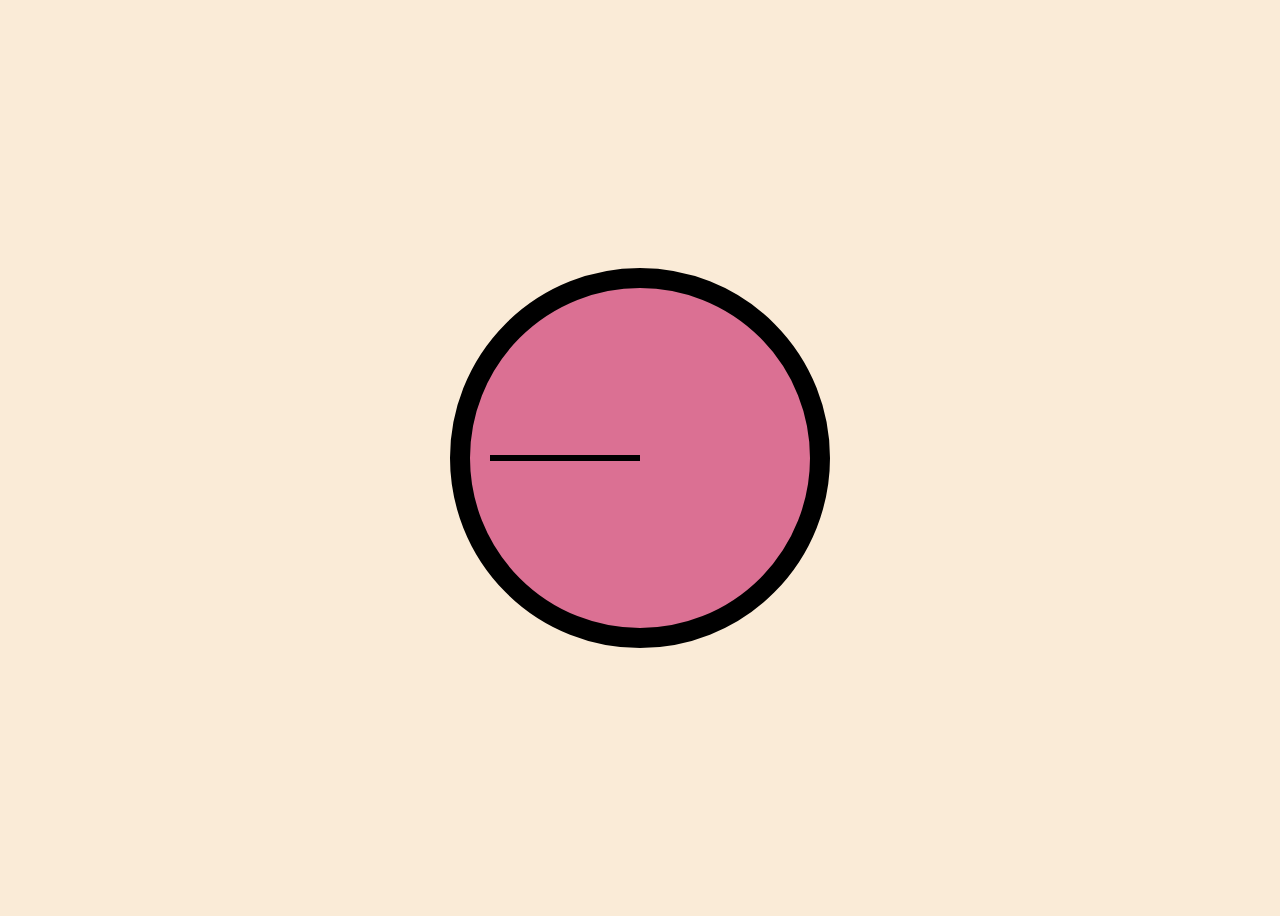
<file: Day2-Clock/index.html>
<!DOCTYPE html>
<html lang="en">
    <head>
        <title>Analog Clock</title>
        <link rel="stylesheet" href="./styles.css">
    </head>
    <body>
        <div class="clock">
            <div class="clock-face">
                <div class="hand hour-hand"></div>
                <div class="hand min-hand"></div>
                <div class="hand sec-hand"></div>
            </div>
        </div>

        <script>
            const secondHand = document.querySelector('.sec-hand');
            const minHand = document.querySelector('.min-hand');
            const hourHand = document.querySelector('.hour-hand');

            function setTime() {
                const now = new Date(); 
                const seconds = now.getSeconds();
                const minutes = now.getMinutes();
                const hours = now.getHours();

                const secondsDegrees = ((seconds/60)*360) + 90;
                const minutesDegrees = ((minutes/60)*360) + 90;
                const hoursDegrees = ((hours/12)*360) + 90;

                secondHand.style.transform = `rotate(${secondsDegrees}deg)`;
                minHand.style.transform = `rotate(${minutesDegrees}deg)`;
                hourHand.style.transform = `rotate(${hoursDegrees}deg)`;

            }
            setInterval(setTime, 1000)
        </script>
    </body>
</html>
</file>
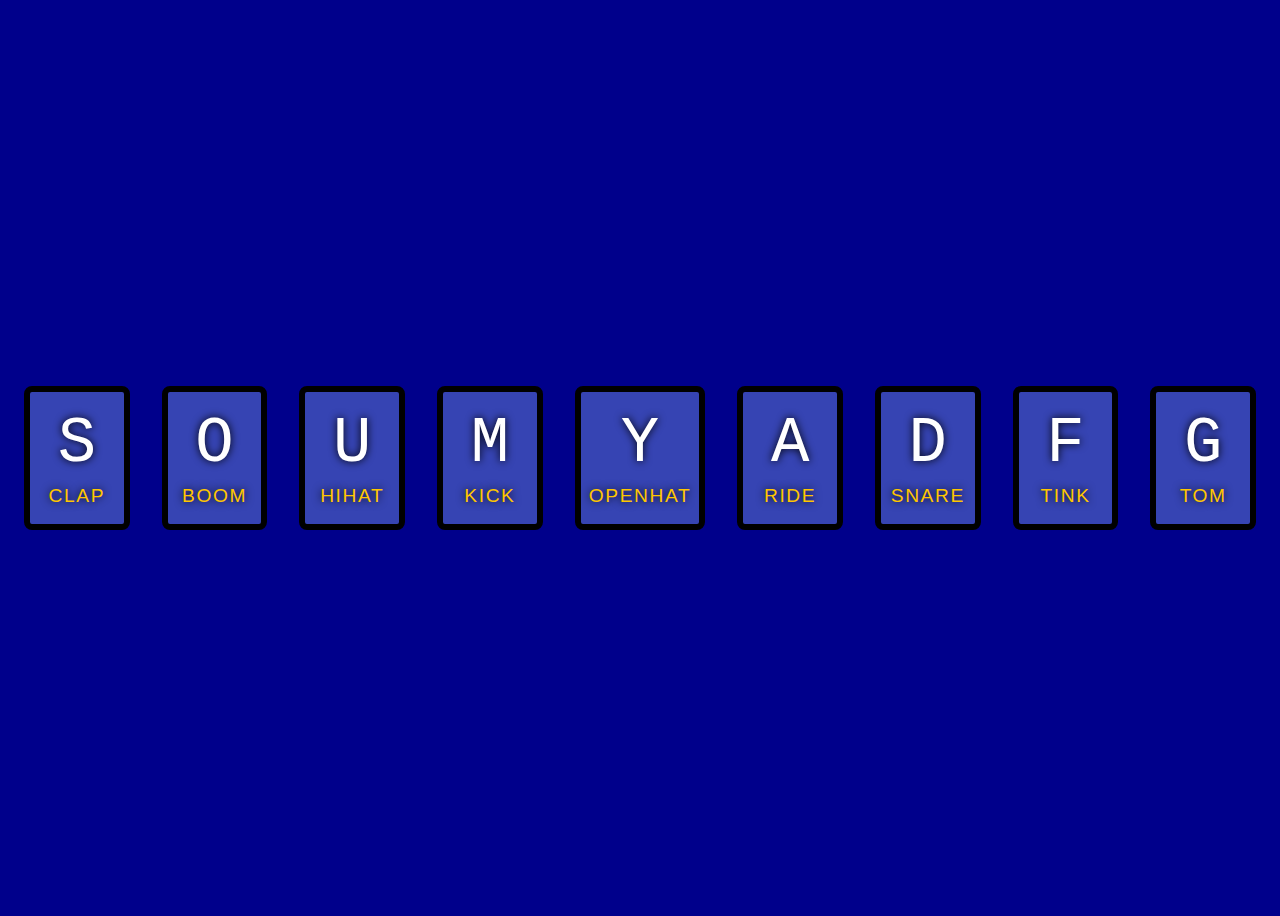
<file: Drum/index.html>
<!DOCTYPE html>
<html lang="en">
    <head>
        <meta charset="UTF-8">
        <title>Drum playing</title>
        <link rel="stylesheet" href="./styles.css">
    </head>
    <body>
        <div class="keys">
            <button data-key="83" class="key">
                <code>S</code>
                <span class="sound">clap</span>
            </button>
            <button data-key="79" class="key">
                <code>O</code>
                <span class="sound">boom</span>
            </button>
            <button data-key="85" class="key">
                <code>U</code>
                <span class="sound">hihat</span>
            </button>
            <button data-key="77" class="key">
                <code>M</code>
                <span class="sound">kick</span>
            </button>
            <button data-key="89" class="key">
                <code>Y</code>
                <span class="sound">openhat</span>
            </button>
            <button data-key="65" class="key">
                <code>A</code>
                <span class="sound">ride</span>
            </button>
            <button data-key="68" class="key">
                <code>D</code>
                <span class="sound">snare</span>
            </button>
            <button data-key="70" class="key">
                <code>F</code>
                <span class="sound">tink</span>
            </button>
            <button data-key="71" class="key">
                <code>G</code>
                <span class="sound">tom</span>
            </button>
        </div>

        <audio data-key="83" src="./sounds/clap.wav"></audio>
        <audio data-key="79" src="./sounds/boom.wav"></audio>
        <audio data-key="85" src="./sounds/hihat.wav"></audio>
        <audio data-key="77" src="./sounds/kick.wav"></audio>
        <audio data-key="89" src="./sounds/openhat.wav"></audio>
        <audio data-key="65" src="./sounds/ride.wav"></audio>
        <audio data-key="68" src="./sounds/snare.wav"></audio>
        <audio data-key="70" src="./sounds/tink.wav"></audio>
        <audio data-key="71" src="./sounds/tom.wav"></audio>

        <script>
            function playSound(e) {
                const audio = document.querySelector(`audio[data-key="${e.keyCode}"]`);
                const key = document.querySelector(`button[data-key="${e.keyCode}"]`);
                if(!audio) return;
                key.classList.add('playing')

                audio.currentTime = 0;
                audio.play()

            }

            function removeTransition(e) {
                if(e.propertyName !== 'transform') return;
                this.classList.remove('playing')
            }

            const keys = document.querySelectorAll('.key');
            keys.forEach(key => {
                key.addEventListener('transitionend', removeTransition);
            })
            window.addEventListener('keydown', playSound);

        </script>

    </body>
</html>
</file>
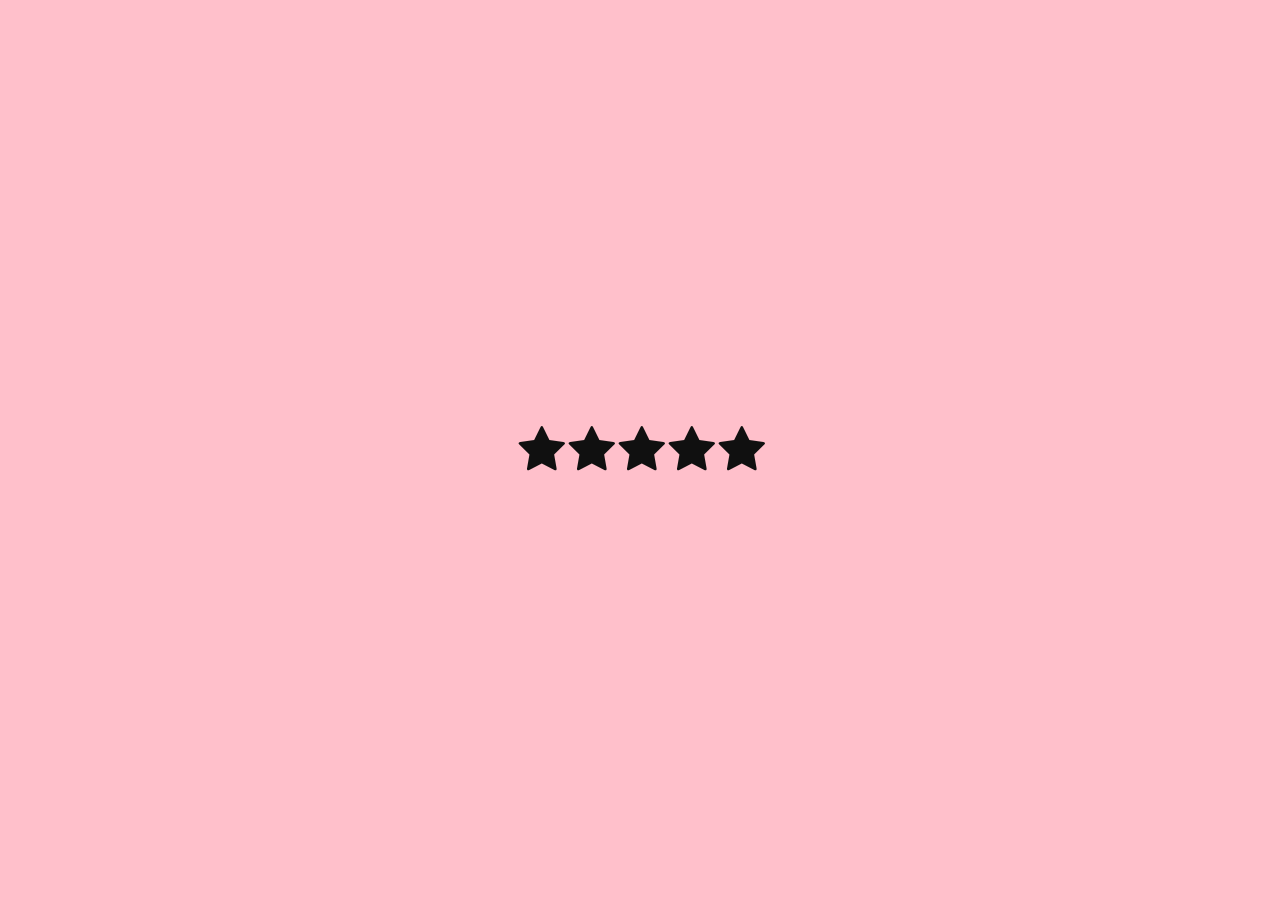
<file: startRating/index.html>
<!doctype html>
<html lang="en">
    <head>
        <title>Star Rating</title>
        <link rel="stylesheet" href="./styles.css">
        <link rel="stylesheet" href="https://maxcdn.bootstrapcdn.com/font-awesome/4.4.0/css/font-awesome.min.css">
    </head>
    <body>
        <div class="star-rating">
            <input type="radio" id="star1" name="star">
            <label for="star1"></label>
            <input type="radio" id="star2" name="star">
            <label for="star2"></label>
            <input type="radio" id="star3" name="star">
            <label for="star3"></label>
            <input type="radio" id="star4" name="star">
            <label for="star4"></label>
            <input type="radio" id="star5" name="star">
            <label for="star5"></label>
        </div>
    </body>
</html>
</file>
<file: Day2-Clock/styles.css>
html {
    background-color: antiquewhite;
    font-size: 'helvetica neue';
    text-align: center;
    font-size: 10px;
}

body {
    font-size: 2rem;
    display: flex;
    flex: 1;
    min-height: 100vh;
    align-items: center;
    justify-content: center;
}

.clock {
    height: 30rem;
    width: 30rem;
    background-color: palevioletred;
    border-radius: 50%;
    border: 20px solid black;
    margin: 50px auto;
    position: relative;
    padding: 2rem;
}

.clock-face {
    position: relative;
    width: 100%;
    height: 100%;
    transform: translateY(-3px)
}

.hand {
    width: 50%;
    height: 6px;
    background: black;
    position: absolute;
    top: 50%;
    transform-origin: 100%;
    transition: all 0.05s;
    transition-timing-function: cubic-bezier(0.1, 2.7, 0.58, 1);
}
</file>
<file: Drum/styles.css>
body {
    background-color: darkblue;
}

.keys {
    min-height: 100vh;
    display: flex;
    align-items: center;
    justify-content: center;
}

.key {
    border: .4rem solid black;
    border-radius: .5rem;
    margin: 1rem;
    font-size: 1.5rem;
    padding: 1rem .5rem;
    transition: all .07s ease;
    width: 10rem;
    text-align: center;
    color: white;
    background: rgba(136, 171, 241, 0.4);
    text-shadow: 0 0 .5rem black;
  }

  code {
    display: block;
    font-size: 4rem;
  }

  .playing {
    transform: scale(1.1);
    border-color: #ffc600;
    box-shadow: 0 0 1rem #ffc600;
  }
  
  .sound {
    font-size: 1.2rem;
    text-transform: uppercase;
    letter-spacing: .1rem;
    color: #ffc600;
  }
</file>
<file: startRating/styles.css>
body {
    margin: 0;
    padding: 0;
    background: pink;
    
}

.star-rating {
    position: absolute;
    display: flex;
    top: 50%;
    left: 50%;
    transform: translate(-50%, -50%) rotateY(180deg);
}

.star-rating input {
    display: none

}

.star-rating label {
    display: block;
    cursor: pointer;
    width: 50px;
    background: pink;
}

.star-rating label:before {
    content: '\f005';
    font-family: fontAwesome;
    position: relative;
    display: block;
    font-size: 50px;
    color: #101010
}

.star-rating label:after {
    content: '\f005';
    font-family: fontAwesome;
    position: absolute;
    display: block;
    font-size: 50px;
    color: #b6d1ef;
    top: 0;
    opacity: 0;
    transition: .5s;
    text-shadow: 0 2px 5px rgba(0, 0, 0, .5);

}

.star-rating label:hover:after,
.star-rating label:hover ~ label:after ,
.star-rating input:checked ~ label:after {
    opacity: 1;
}
</file>
